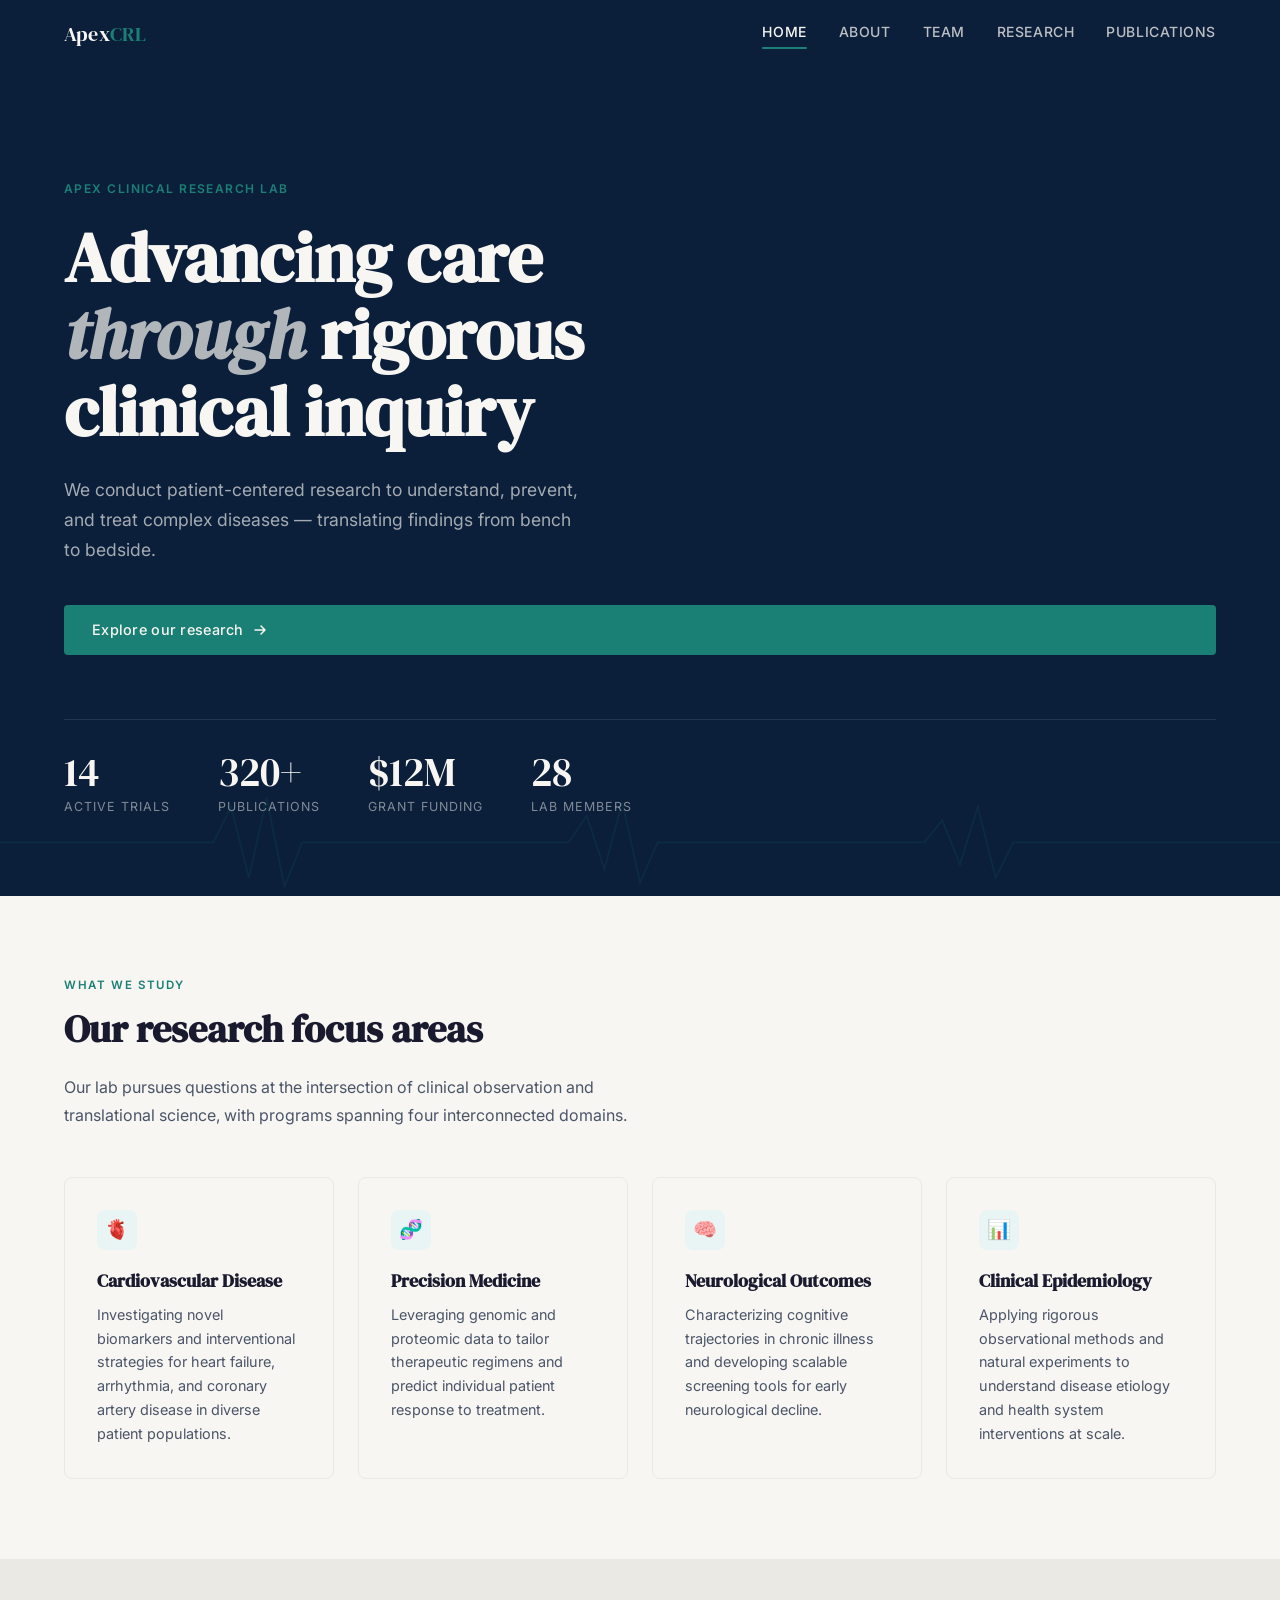
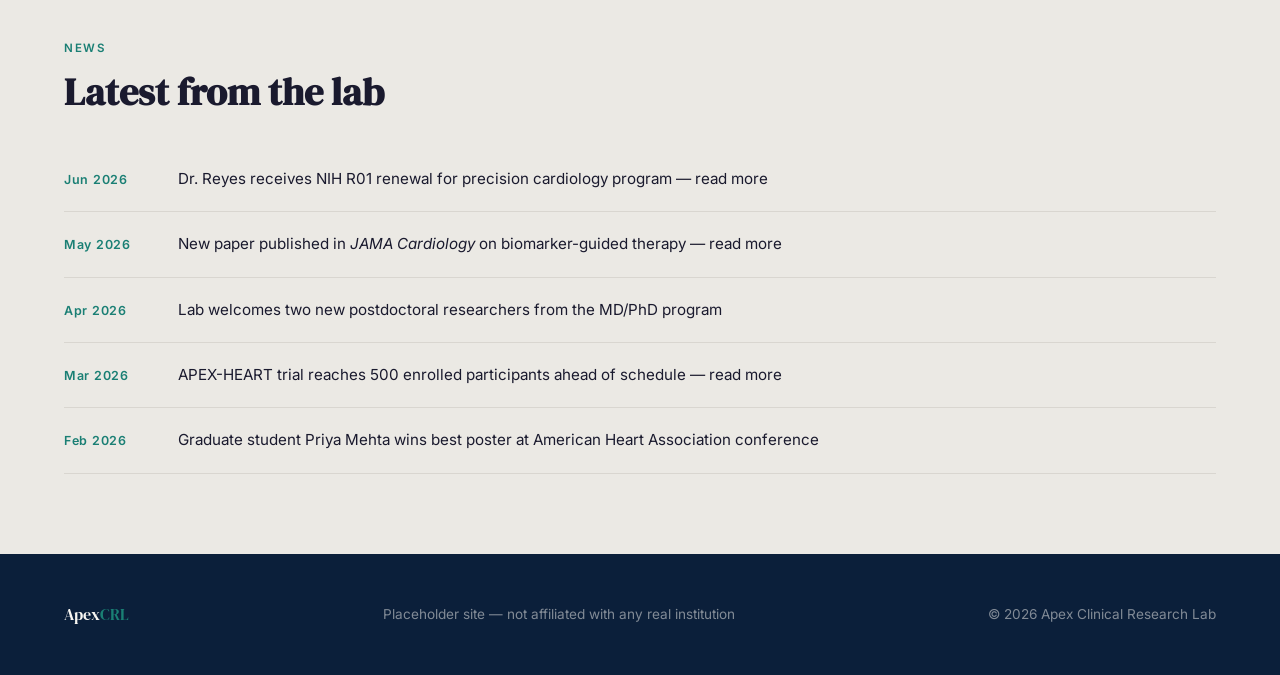
<file: index.html>
<!DOCTYPE html>
<html lang="en">
<head>
  <meta charset="UTF-8" />
  <meta name="viewport" content="width=device-width, initial-scale=1.0" />
  <title>Apex Clinical Research Lab</title>
  <link rel="stylesheet" href="css/style.css" />
</head>
<body>

  <!-- ── Navigation ── -->
  <nav>
    <a href="index.html" class="nav-logo">Apex<span>CRL</span></a>
    <ul class="nav-links">
      <li><a href="index.html">Home</a></li>
      <li><a href="about.html">About</a></li>
      <li><a href="team.html">Team</a></li>
      <li><a href="research.html">Research</a></li>
      <li><a href="publications.html">Publications</a></li>
    </ul>
    <div class="nav-hamburger" aria-label="Menu">
      <span></span><span></span><span></span>
    </div>
  </nav>

  <main>

    <!-- ── Hero ── -->
    <section class="hero">
      <p class="hero-eyebrow">Apex Clinical Research Lab</p>
      <h1>Advancing care <em>through</em> rigorous clinical inquiry</h1>
      <p class="hero-sub">
        We conduct patient-centered research to understand, prevent, and treat
        complex diseases — translating findings from bench to bedside.
      </p>
      <a href="research.html" class="hero-cta">
        Explore our research
        <svg width="16" height="16" viewBox="0 0 16 16" fill="none"><path d="M3 8h10M9 4l4 4-4 4" stroke="currentColor" stroke-width="1.5" stroke-linecap="round" stroke-linejoin="round"/></svg>
      </a>
      <div class="hero-stats">
        <div>
          <div class="hero-stat-num">14</div>
          <div class="hero-stat-label">Active trials</div>
        </div>
        <div>
          <div class="hero-stat-num">320+</div>
          <div class="hero-stat-label">Publications</div>
        </div>
        <div>
          <div class="hero-stat-num">$12M</div>
          <div class="hero-stat-label">Grant funding</div>
        </div>
        <div>
          <div class="hero-stat-num">28</div>
          <div class="hero-stat-label">Lab members</div>
        </div>
      </div>

      <!-- EKG decorative line -->
      <svg class="hero-ekg" viewBox="0 0 1440 120" fill="none" xmlns="http://www.w3.org/2000/svg" preserveAspectRatio="none">
        <path d="M0 60 L200 60 L240 60 L260 20 L280 100 L300 10 L320 110 L340 60 L380 60 L600 60 L640 60 L660 30 L680 90 L700 15 L720 105 L740 60 L800 60 L1000 60 L1040 60 L1060 35 L1080 85 L1100 20 L1120 100 L1140 60 L1200 60 L1440 60"
          stroke="#1A7F74" stroke-width="2" fill="none"/>
      </svg>
    </section>

    <!-- ── Focus Areas ── -->
    <section class="section">
      <p class="section-label">What we study</p>
      <h2 class="section-heading">Our research focus areas</h2>
      <p class="section-body">
        Our lab pursues questions at the intersection of clinical observation and
        translational science, with programs spanning four interconnected domains.
      </p>
      <div class="focus-grid">
        <div class="focus-card">
          <div class="focus-icon">🫀</div>
          <h3>Cardiovascular Disease</h3>
          <p>Investigating novel biomarkers and interventional strategies for heart failure, arrhythmia, and coronary artery disease in diverse patient populations.</p>
        </div>
        <div class="focus-card">
          <div class="focus-icon">🧬</div>
          <h3>Precision Medicine</h3>
          <p>Leveraging genomic and proteomic data to tailor therapeutic regimens and predict individual patient response to treatment.</p>
        </div>
        <div class="focus-card">
          <div class="focus-icon">🧠</div>
          <h3>Neurological Outcomes</h3>
          <p>Characterizing cognitive trajectories in chronic illness and developing scalable screening tools for early neurological decline.</p>
        </div>
        <div class="focus-card">
          <div class="focus-icon">📊</div>
          <h3>Clinical Epidemiology</h3>
          <p>Applying rigorous observational methods and natural experiments to understand disease etiology and health system interventions at scale.</p>
        </div>
      </div>
    </section>

    <!-- ── Latest News ── -->
    <section class="section news-strip bg-mist">
      <p class="section-label">News</p>
      <h2 class="section-heading">Latest from the lab</h2>
      <div class="news-list">
        <div class="news-item">
          <span class="news-date">Jun 2026</span>
          <span class="news-title">Dr. Reyes receives NIH R01 renewal for precision cardiology program — <a href="#">read more</a></span>
        </div>
        <div class="news-item">
          <span class="news-date">May 2026</span>
          <span class="news-title">New paper published in <em>JAMA Cardiology</em> on biomarker-guided therapy — <a href="#">read more</a></span>
        </div>
        <div class="news-item">
          <span class="news-date">Apr 2026</span>
          <span class="news-title">Lab welcomes two new postdoctoral researchers from the MD/PhD program</span>
        </div>
        <div class="news-item">
          <span class="news-date">Mar 2026</span>
          <span class="news-title">APEX-HEART trial reaches 500 enrolled participants ahead of schedule — <a href="#">read more</a></span>
        </div>
        <div class="news-item">
          <span class="news-date">Feb 2026</span>
          <span class="news-title">Graduate student Priya Mehta wins best poster at American Heart Association conference</span>
        </div>
      </div>
    </section>

  </main>

  <!-- ── Footer ── -->
  <footer>
    <div class="foot-logo">Apex<span>CRL</span></div>
    <div>Placeholder site — not affiliated with any real institution</div>
    <div>© 2026 Apex Clinical Research Lab</div>
  </footer>

  <script src="js/nav.js"></script>
</body>
</html>
</file>
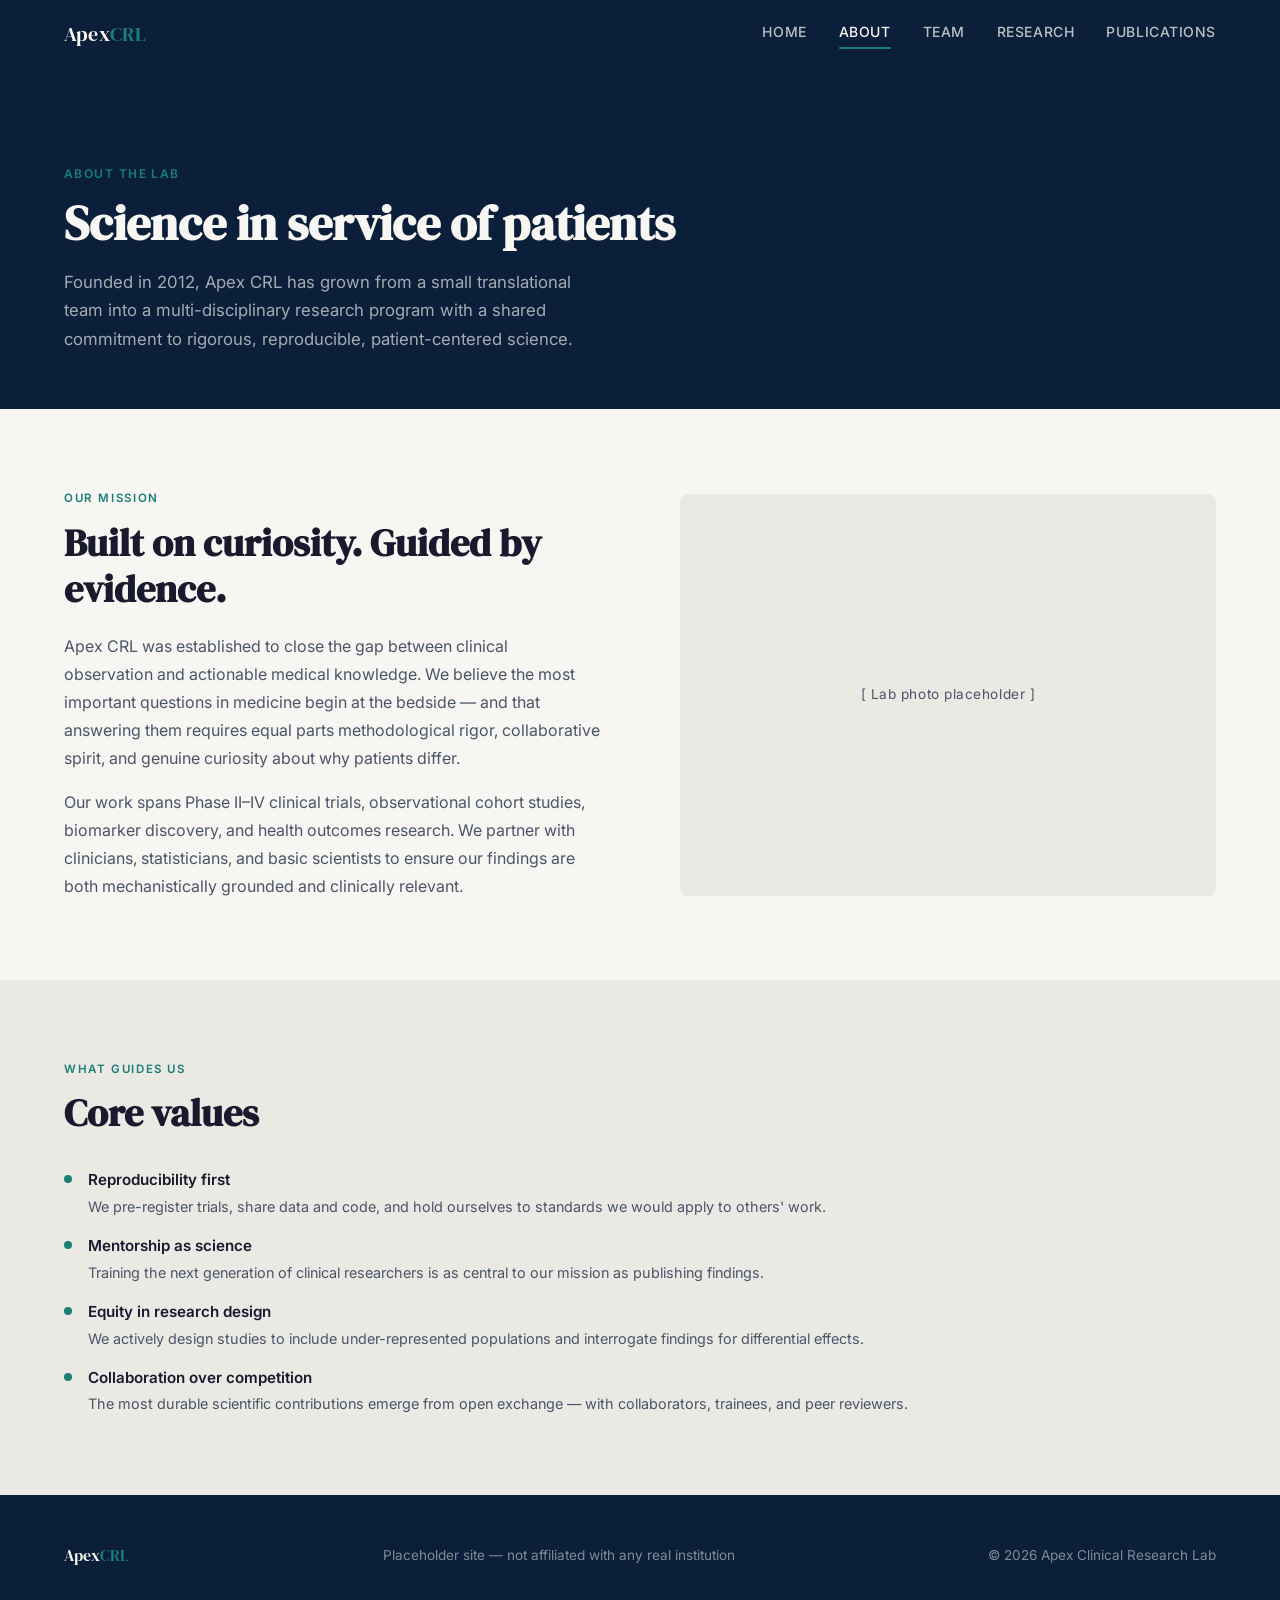
<file: about.html>
<!DOCTYPE html>
<html lang="en">
<head>
  <meta charset="UTF-8" />
  <meta name="viewport" content="width=device-width, initial-scale=1.0" />
  <title>About — Apex Clinical Research Lab</title>
  <link rel="stylesheet" href="css/style.css" />
</head>
<body>

  <nav>
    <a href="index.html" class="nav-logo">Apex<span>CRL</span></a>
    <ul class="nav-links">
      <li><a href="index.html">Home</a></li>
      <li><a href="about.html">About</a></li>
      <li><a href="team.html">Team</a></li>
      <li><a href="research.html">Research</a></li>
      <li><a href="publications.html">Publications</a></li>
    </ul>
    <div class="nav-hamburger" aria-label="Menu">
      <span></span><span></span><span></span>
    </div>
  </nav>

  <main>

    <div class="page-hero">
      <p class="eyebrow">About the lab</p>
      <h1>Science in service of patients</h1>
      <p>
        Founded in 2012, Apex CRL has grown from a small translational team into a
        multi-disciplinary research program with a shared commitment to rigorous,
        reproducible, patient-centered science.
      </p>
    </div>

    <!-- ── Mission ── -->
    <section class="section">
      <div class="about-grid">
        <div>
          <p class="section-label">Our mission</p>
          <h2 class="section-heading">Built on curiosity. Guided by evidence.</h2>
          <p class="section-body">
            Apex CRL was established to close the gap between clinical observation and
            actionable medical knowledge. We believe the most important questions in
            medicine begin at the bedside — and that answering them requires equal
            parts methodological rigor, collaborative spirit, and genuine curiosity
            about why patients differ.
          </p>
          <p class="section-body mt-sm">
            Our work spans Phase II–IV clinical trials, observational cohort studies,
            biomarker discovery, and health outcomes research. We partner with
            clinicians, statisticians, and basic scientists to ensure our findings
            are both mechanistically grounded and clinically relevant.
          </p>
        </div>
        <div class="about-img-placeholder">[ Lab photo placeholder ]</div>
      </div>
    </section>

    <!-- ── Values ── -->
    <section class="section bg-mist">
      <p class="section-label">What guides us</p>
      <h2 class="section-heading">Core values</h2>
      <div class="value-list">
        <div class="value-item">
          <div class="value-dot"></div>
          <div>
            <strong>Reproducibility first</strong>
            <p>We pre-register trials, share data and code, and hold ourselves to standards we would apply to others' work.</p>
          </div>
        </div>
        <div class="value-item">
          <div class="value-dot"></div>
          <div>
            <strong>Mentorship as science</strong>
            <p>Training the next generation of clinical researchers is as central to our mission as publishing findings.</p>
          </div>
        </div>
        <div class="value-item">
          <div class="value-dot"></div>
          <div>
            <strong>Equity in research design</strong>
            <p>We actively design studies to include under-represented populations and interrogate findings for differential effects.</p>
          </div>
        </div>
        <div class="value-item">
          <div class="value-dot"></div>
          <div>
            <strong>Collaboration over competition</strong>
            <p>The most durable scientific contributions emerge from open exchange — with collaborators, trainees, and peer reviewers.</p>
          </div>
        </div>
      </div>
    </section>

    <!-- ── History ── -->
    <section class="section" style="display:none;">
      <p class="section-label">Timeline</p>
      <h2 class="section-heading">How we got here</h2>
      <div class="value-list mt-md">
        <div class="value-item">
          <div class="value-dot"></div>
          <div>
            <strong>2012 — Lab founded</strong>
            <p>Dr. M. Reyes establishes Apex CRL with a focus on cardiovascular biomarkers and a team of four.</p>
          </div>
        </div>
        <div class="value-item">
          <div class="value-dot"></div>
          <div>
            <strong>2015 — First NIH R01</strong>
            <p>Landmark funding enables the APEX-HEART cohort study, enrolling 1,200 patients over three years.</p>
          </div>
        </div>
        <div class="value-item">
          <div class="value-dot"></div>
          <div>
            <strong>2018 — Precision medicine expansion</strong>
            <p>New genomics core and biobank infrastructure allow integration of multi-omics data into clinical studies.</p>
          </div>
        </div>
        <div class="value-item">
          <div class="value-dot"></div>
          <div>
            <strong>2022 — Neurology program launch</strong>
            <p>Collaboration with the Department of Neurology inaugurates a cross-disciplinary cognitive outcomes research program.</p>
          </div>
        </div>
        <div class="value-item">
          <div class="value-dot"></div>
          <div>
            <strong>2026 — Today</strong>
            <p>28 lab members, 14 active studies, and over 320 peer-reviewed publications.</p>
          </div>
        </div>
      </div>
    </section>

  </main>

  <footer>
    <div class="foot-logo">Apex<span>CRL</span></div>
    <div>Placeholder site — not affiliated with any real institution</div>
    <div>© 2026 Apex Clinical Research Lab</div>
  </footer>

  <script src="js/nav.js"></script>
</body>
</html>
</file>
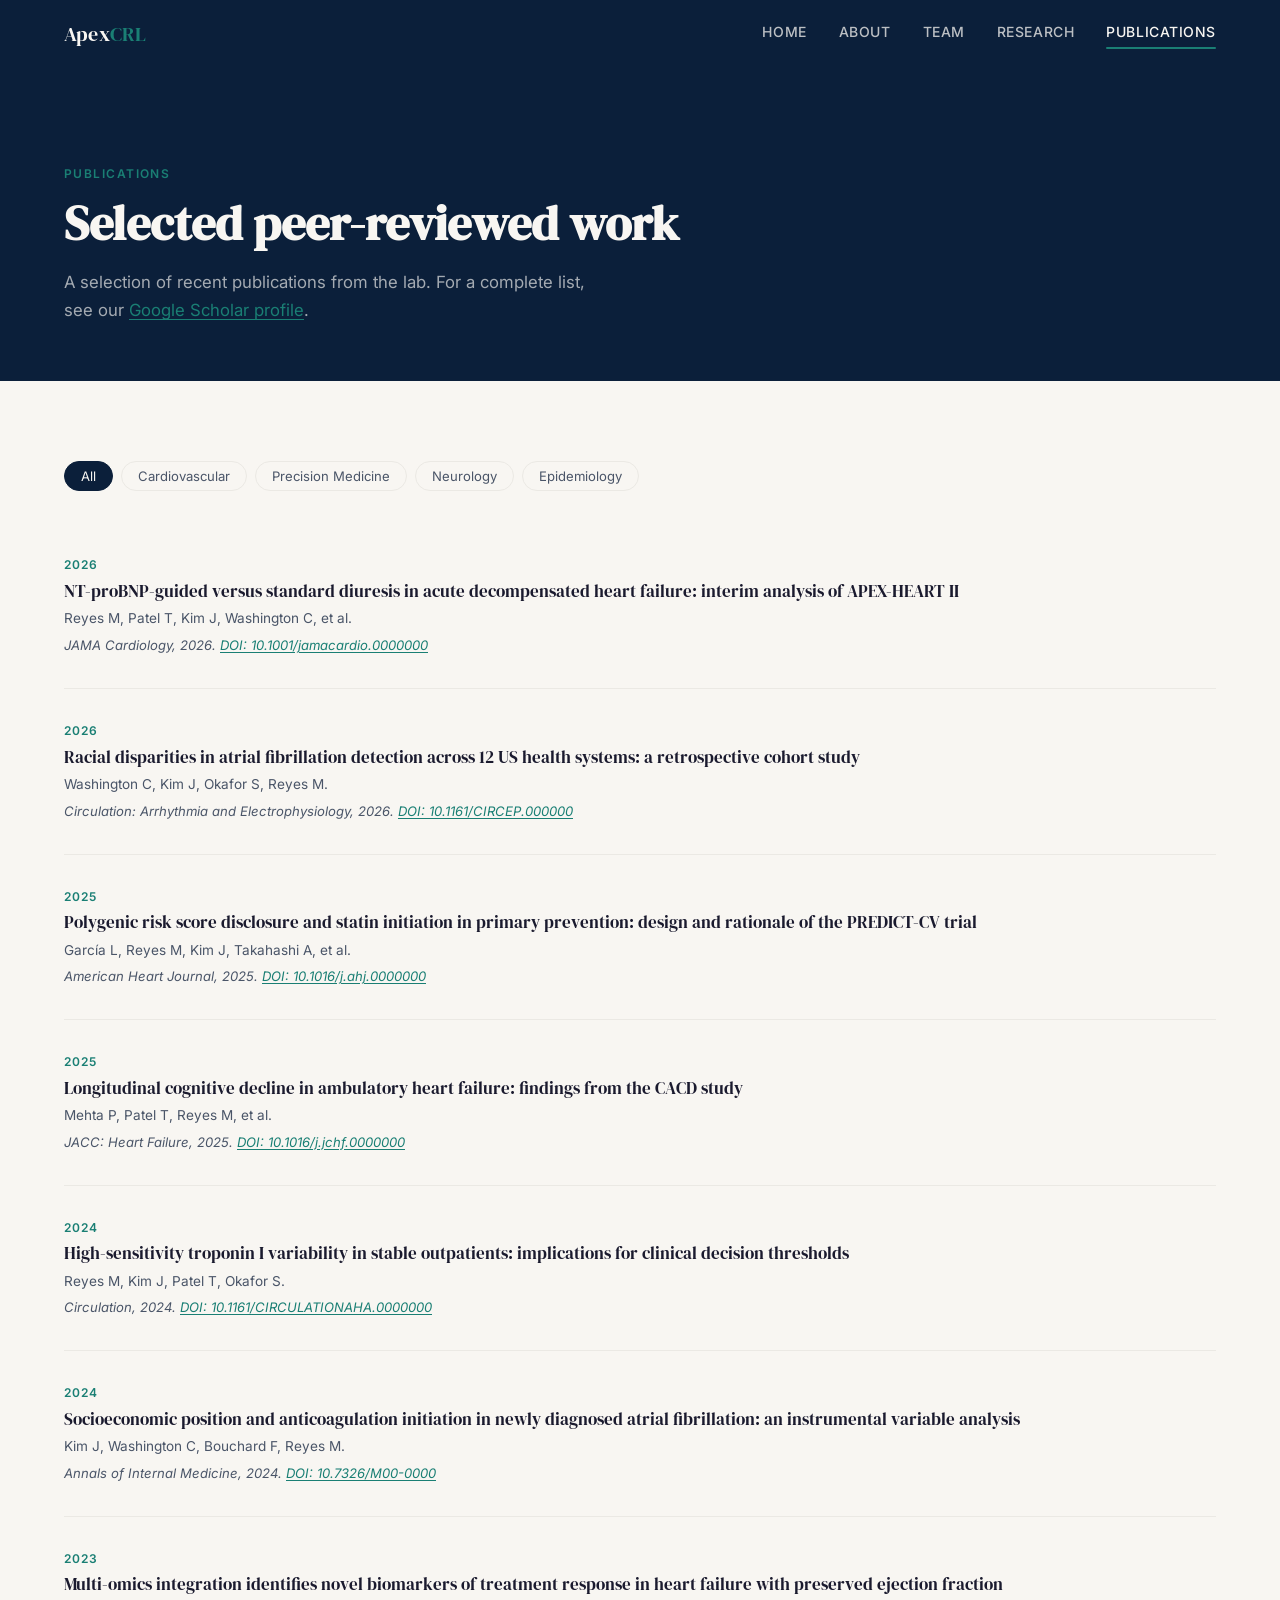
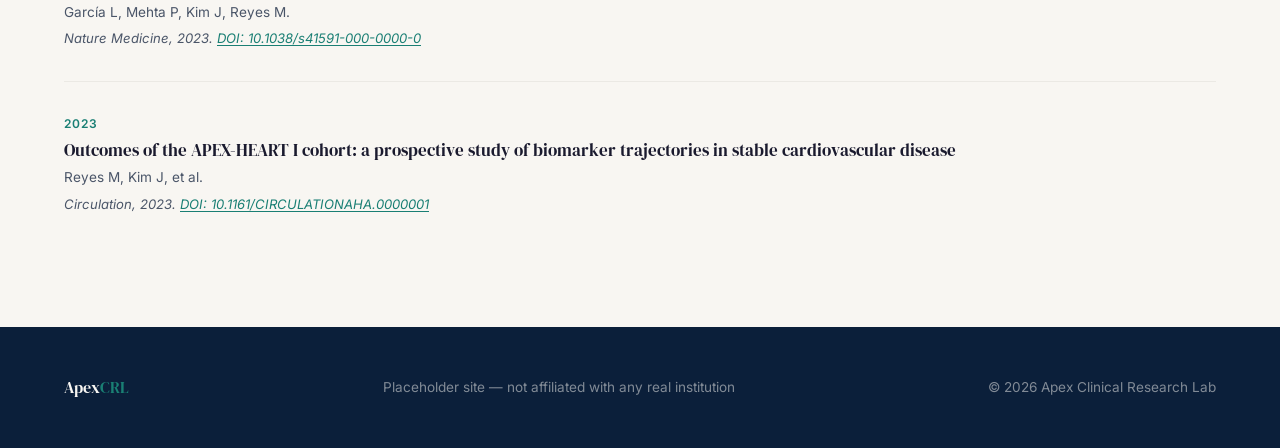
<file: publications.html>
<!DOCTYPE html>
<html lang="en">
<head>
  <meta charset="UTF-8" />
  <meta name="viewport" content="width=device-width, initial-scale=1.0" />
  <title>Publications — Apex Clinical Research Lab</title>
  <link rel="stylesheet" href="css/style.css" />
</head>
<body>

  <nav>
    <a href="index.html" class="nav-logo">Apex<span>CRL</span></a>
    <ul class="nav-links">
      <li><a href="index.html">Home</a></li>
      <li><a href="about.html">About</a></li>
      <li><a href="team.html">Team</a></li>
      <li><a href="research.html">Research</a></li>
      <li><a href="publications.html">Publications</a></li>
    </ul>
    <div class="nav-hamburger" aria-label="Menu">
      <span></span><span></span><span></span>
    </div>
  </nav>

  <main>

    <div class="page-hero">
      <p class="eyebrow">Publications</p>
      <h1>Selected peer-reviewed work</h1>
      <p>
        A selection of recent publications from the lab. For a complete list,
        see our <a href="#" style="color:var(--teal);text-decoration:underline;text-underline-offset:3px;">Google Scholar profile</a>.
      </p>
    </div>

    <section class="section">

      <div class="pub-filters">
        <button class="pub-filter-btn active" data-filter="all">All</button>
        <button class="pub-filter-btn" data-filter="cv">Cardiovascular</button>
        <button class="pub-filter-btn" data-filter="pm">Precision Medicine</button>
        <button class="pub-filter-btn" data-filter="neuro">Neurology</button>
        <button class="pub-filter-btn" data-filter="epi">Epidemiology</button>
      </div>

      <div class="pub-list">

        <div class="pub-item" data-category="cv">
          <div class="pub-year">2026</div>
          <div class="pub-title">NT-proBNP-guided versus standard diuresis in acute decompensated heart failure: interim analysis of APEX-HEART II</div>
          <div class="pub-authors">Reyes M, Patel T, Kim J, Washington C, et al.</div>
          <div class="pub-journal"><em>JAMA Cardiology</em>, 2026. <a href="#">DOI: 10.1001/jamacardio.0000000</a></div>
        </div>

        <div class="pub-item" data-category="epi">
          <div class="pub-year">2026</div>
          <div class="pub-title">Racial disparities in atrial fibrillation detection across 12 US health systems: a retrospective cohort study</div>
          <div class="pub-authors">Washington C, Kim J, Okafor S, Reyes M.</div>
          <div class="pub-journal"><em>Circulation: Arrhythmia and Electrophysiology</em>, 2026. <a href="#">DOI: 10.1161/CIRCEP.000000</a></div>
        </div>

        <div class="pub-item" data-category="pm">
          <div class="pub-year">2025</div>
          <div class="pub-title">Polygenic risk score disclosure and statin initiation in primary prevention: design and rationale of the PREDICT-CV trial</div>
          <div class="pub-authors">García L, Reyes M, Kim J, Takahashi A, et al.</div>
          <div class="pub-journal"><em>American Heart Journal</em>, 2025. <a href="#">DOI: 10.1016/j.ahj.0000000</a></div>
        </div>

        <div class="pub-item" data-category="neuro">
          <div class="pub-year">2025</div>
          <div class="pub-title">Longitudinal cognitive decline in ambulatory heart failure: findings from the CACD study</div>
          <div class="pub-authors">Mehta P, Patel T, Reyes M, et al.</div>
          <div class="pub-journal"><em>JACC: Heart Failure</em>, 2025. <a href="#">DOI: 10.1016/j.jchf.0000000</a></div>
        </div>

        <div class="pub-item" data-category="cv">
          <div class="pub-year">2024</div>
          <div class="pub-title">High-sensitivity troponin I variability in stable outpatients: implications for clinical decision thresholds</div>
          <div class="pub-authors">Reyes M, Kim J, Patel T, Okafor S.</div>
          <div class="pub-journal"><em>Circulation</em>, 2024. <a href="#">DOI: 10.1161/CIRCULATIONAHA.0000000</a></div>
        </div>

        <div class="pub-item" data-category="epi">
          <div class="pub-year">2024</div>
          <div class="pub-title">Socioeconomic position and anticoagulation initiation in newly diagnosed atrial fibrillation: an instrumental variable analysis</div>
          <div class="pub-authors">Kim J, Washington C, Bouchard F, Reyes M.</div>
          <div class="pub-journal"><em>Annals of Internal Medicine</em>, 2024. <a href="#">DOI: 10.7326/M00-0000</a></div>
        </div>

        <div class="pub-item" data-category="pm">
          <div class="pub-year">2023</div>
          <div class="pub-title">Multi-omics integration identifies novel biomarkers of treatment response in heart failure with preserved ejection fraction</div>
          <div class="pub-authors">García L, Mehta P, Kim J, Reyes M.</div>
          <div class="pub-journal"><em>Nature Medicine</em>, 2023. <a href="#">DOI: 10.1038/s41591-000-0000-0</a></div>
        </div>

        <div class="pub-item" data-category="cv">
          <div class="pub-year">2023</div>
          <div class="pub-title">Outcomes of the APEX-HEART I cohort: a prospective study of biomarker trajectories in stable cardiovascular disease</div>
          <div class="pub-authors">Reyes M, Kim J, et al.</div>
          <div class="pub-journal"><em>Circulation</em>, 2023. <a href="#">DOI: 10.1161/CIRCULATIONAHA.0000001</a></div>
        </div>

      </div>
    </section>

  </main>

  <footer>
    <div class="foot-logo">Apex<span>CRL</span></div>
    <div>Placeholder site — not affiliated with any real institution</div>
    <div>© 2026 Apex Clinical Research Lab</div>
  </footer>

  <script src="js/nav.js"></script>
  <script>
    // Publication filter
    const filterBtns = document.querySelectorAll('.pub-filter-btn');
    const pubItems   = document.querySelectorAll('.pub-item');

    filterBtns.forEach(btn => {
      btn.addEventListener('click', () => {
        filterBtns.forEach(b => b.classList.remove('active'));
        btn.classList.add('active');

        const f = btn.dataset.filter;
        pubItems.forEach(item => {
          item.style.display = (f === 'all' || item.dataset.category === f) ? '' : 'none';
        });
      });
    });
  </script>
</body>
</html>
</file>
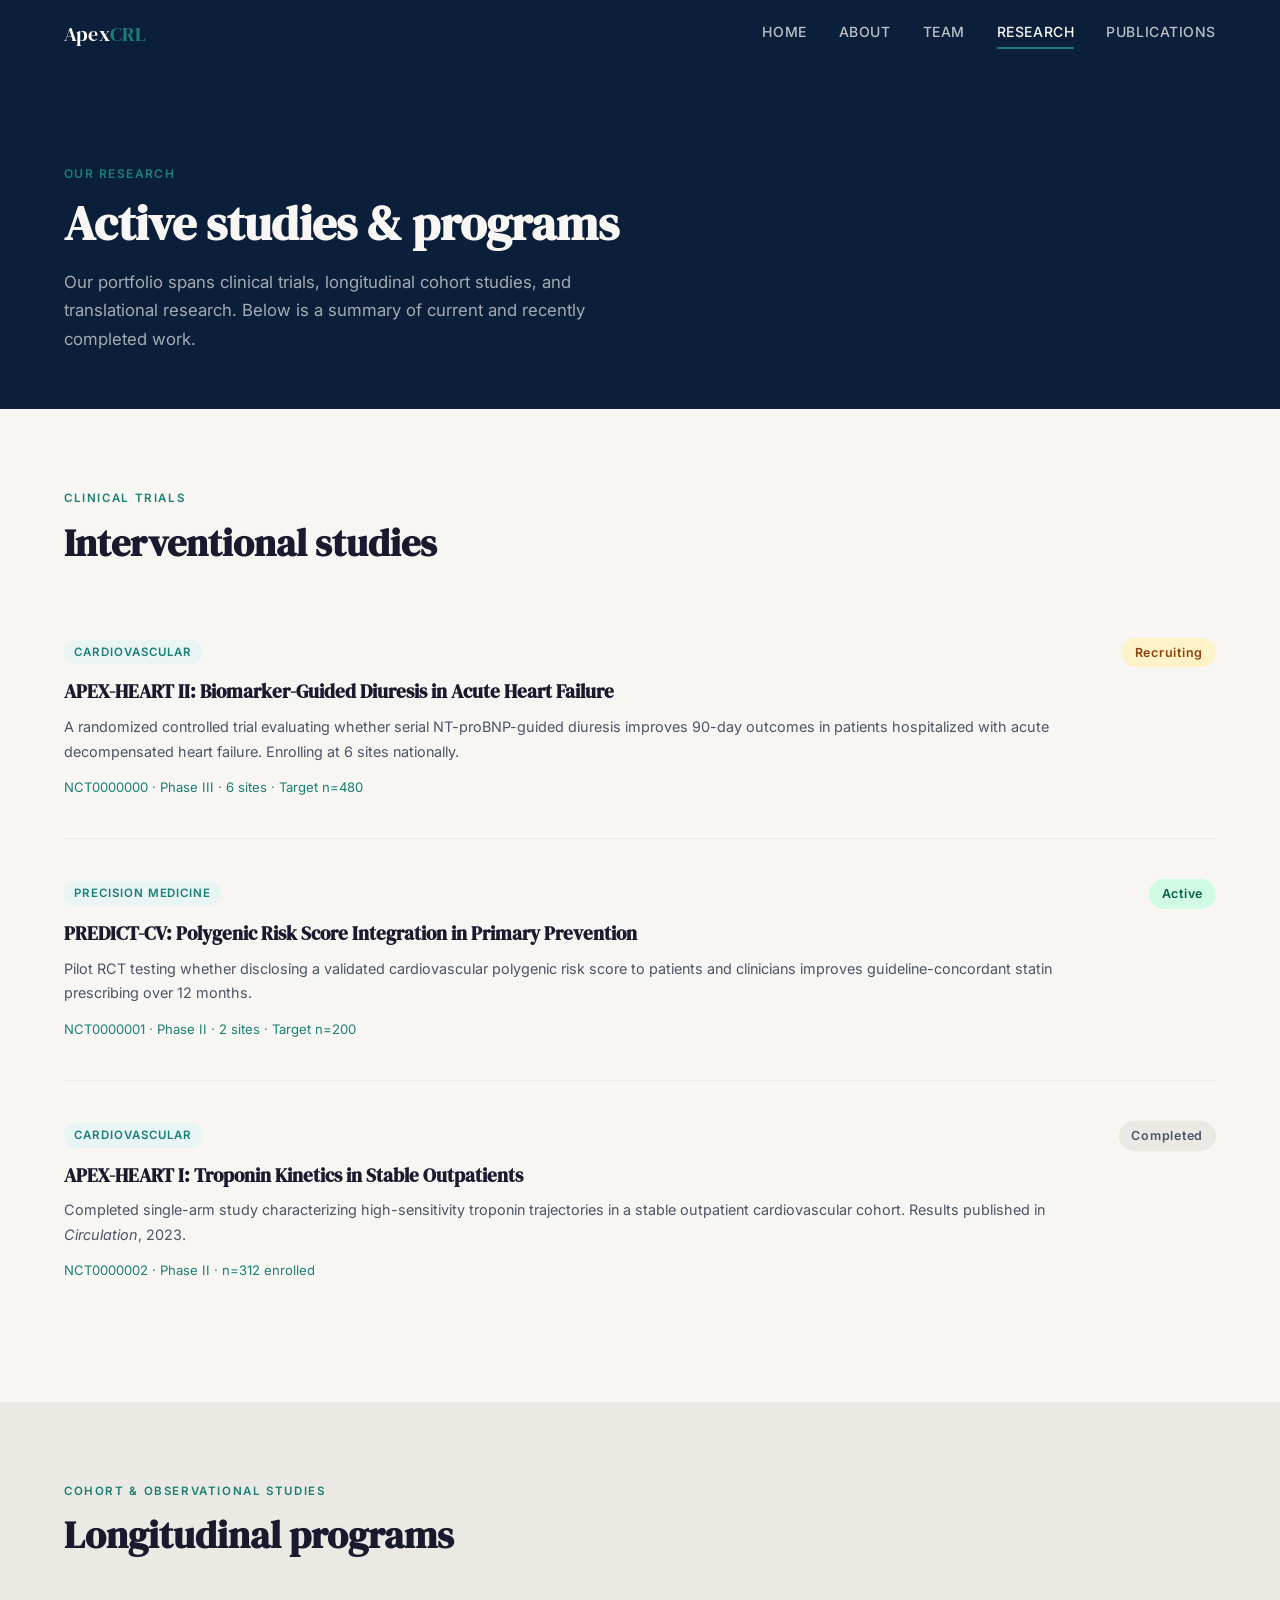
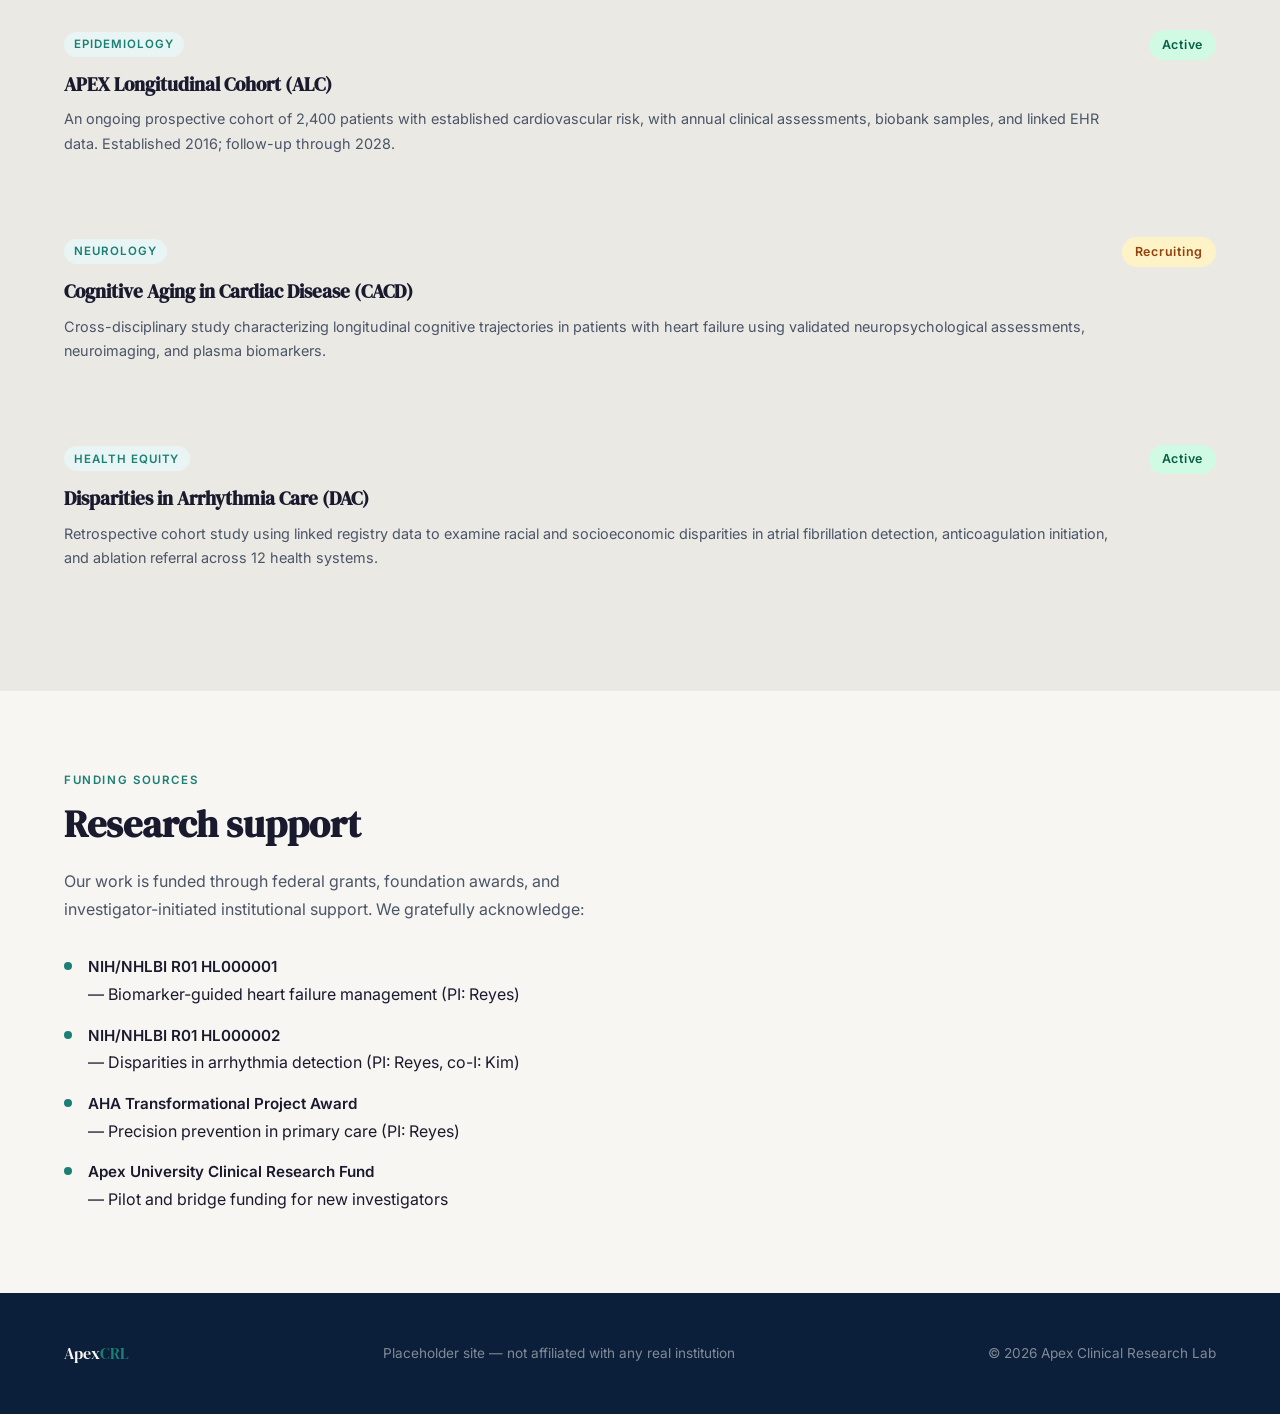
<file: research.html>
<!DOCTYPE html>
<html lang="en">
<head>
  <meta charset="UTF-8" />
  <meta name="viewport" content="width=device-width, initial-scale=1.0" />
  <title>Research — Apex Clinical Research Lab</title>
  <link rel="stylesheet" href="css/style.css" />
</head>
<body>

  <nav>
    <a href="index.html" class="nav-logo">Apex<span>CRL</span></a>
    <ul class="nav-links">
      <li><a href="index.html">Home</a></li>
      <li><a href="about.html">About</a></li>
      <li><a href="team.html">Team</a></li>
      <li><a href="research.html">Research</a></li>
      <li><a href="publications.html">Publications</a></li>
    </ul>
    <div class="nav-hamburger" aria-label="Menu">
      <span></span><span></span><span></span>
    </div>
  </nav>

  <main>

    <div class="page-hero">
      <p class="eyebrow">Our research</p>
      <h1>Active studies &amp; programs</h1>
      <p>
        Our portfolio spans clinical trials, longitudinal cohort studies, and
        translational research. Below is a summary of current and recently
        completed work.
      </p>
    </div>

    <!-- ── Active Trials ── -->
    <section class="section">
      <p class="section-label">Clinical trials</p>
      <h2 class="section-heading">Interventional studies</h2>

      <div style="margin-top:2rem;">

        <div class="research-item">
          <div>
            <span class="research-tag">Cardiovascular</span>
            <h3>APEX-HEART II: Biomarker-Guided Diuresis in Acute Heart Failure</h3>
            <p>A randomized controlled trial evaluating whether serial NT-proBNP-guided diuresis improves 90-day outcomes in patients hospitalized with acute decompensated heart failure. Enrolling at 6 sites nationally.</p>
            <p style="font-size:0.82rem;color:var(--teal);margin-top:0.75rem;">NCT0000000 · Phase III · 6 sites · Target n=480</p>
          </div>
          <span class="research-status status-recruiting">Recruiting</span>
        </div>

        <div class="research-item">
          <div>
            <span class="research-tag">Precision Medicine</span>
            <h3>PREDICT-CV: Polygenic Risk Score Integration in Primary Prevention</h3>
            <p>Pilot RCT testing whether disclosing a validated cardiovascular polygenic risk score to patients and clinicians improves guideline-concordant statin prescribing over 12 months.</p>
            <p style="font-size:0.82rem;color:var(--teal);margin-top:0.75rem;">NCT0000001 · Phase II · 2 sites · Target n=200</p>
          </div>
          <span class="research-status status-active">Active</span>
        </div>

        <div class="research-item">
          <div>
            <span class="research-tag">Cardiovascular</span>
            <h3>APEX-HEART I: Troponin Kinetics in Stable Outpatients</h3>
            <p>Completed single-arm study characterizing high-sensitivity troponin trajectories in a stable outpatient cardiovascular cohort. Results published in <em>Circulation</em>, 2023.</p>
            <p style="font-size:0.82rem;color:var(--teal);margin-top:0.75rem;">NCT0000002 · Phase II · n=312 enrolled</p>
          </div>
          <span class="research-status status-completed">Completed</span>
        </div>

      </div>
    </section>

    <!-- ── Observational Studies ── -->
    <section class="section bg-mist">
      <p class="section-label">Cohort &amp; observational studies</p>
      <h2 class="section-heading">Longitudinal programs</h2>

      <div style="margin-top:2rem;">

        <div class="research-item">
          <div>
            <span class="research-tag">Epidemiology</span>
            <h3>APEX Longitudinal Cohort (ALC)</h3>
            <p>An ongoing prospective cohort of 2,400 patients with established cardiovascular risk, with annual clinical assessments, biobank samples, and linked EHR data. Established 2016; follow-up through 2028.</p>
          </div>
          <span class="research-status status-active">Active</span>
        </div>

        <div class="research-item">
          <div>
            <span class="research-tag">Neurology</span>
            <h3>Cognitive Aging in Cardiac Disease (CACD)</h3>
            <p>Cross-disciplinary study characterizing longitudinal cognitive trajectories in patients with heart failure using validated neuropsychological assessments, neuroimaging, and plasma biomarkers.</p>
          </div>
          <span class="research-status status-recruiting">Recruiting</span>
        </div>

        <div class="research-item">
          <div>
            <span class="research-tag">Health Equity</span>
            <h3>Disparities in Arrhythmia Care (DAC)</h3>
            <p>Retrospective cohort study using linked registry data to examine racial and socioeconomic disparities in atrial fibrillation detection, anticoagulation initiation, and ablation referral across 12 health systems.</p>
          </div>
          <span class="research-status status-active">Active</span>
        </div>

      </div>
    </section>

    <!-- ── Funding ── -->
    <section class="section">
      <p class="section-label">Funding sources</p>
      <h2 class="section-heading">Research support</h2>
      <p class="section-body">
        Our work is funded through federal grants, foundation awards, and investigator-initiated
        institutional support. We gratefully acknowledge:
      </p>
      <div class="value-list mt-md">
        <div class="value-item">
          <div class="value-dot"></div>
          <div><strong>NIH/NHLBI R01 HL000001</strong> — Biomarker-guided heart failure management (PI: Reyes)</div>
        </div>
        <div class="value-item">
          <div class="value-dot"></div>
          <div><strong>NIH/NHLBI R01 HL000002</strong> — Disparities in arrhythmia detection (PI: Reyes, co-I: Kim)</div>
        </div>
        <div class="value-item">
          <div class="value-dot"></div>
          <div><strong>AHA Transformational Project Award</strong> — Precision prevention in primary care (PI: Reyes)</div>
        </div>
        <div class="value-item">
          <div class="value-dot"></div>
          <div><strong>Apex University Clinical Research Fund</strong> — Pilot and bridge funding for new investigators</div>
        </div>
      </div>
    </section>

  </main>

  <footer>
    <div class="foot-logo">Apex<span>CRL</span></div>
    <div>Placeholder site — not affiliated with any real institution</div>
    <div>© 2026 Apex Clinical Research Lab</div>
  </footer>

  <script src="js/nav.js"></script>
</body>
</html>
</file>
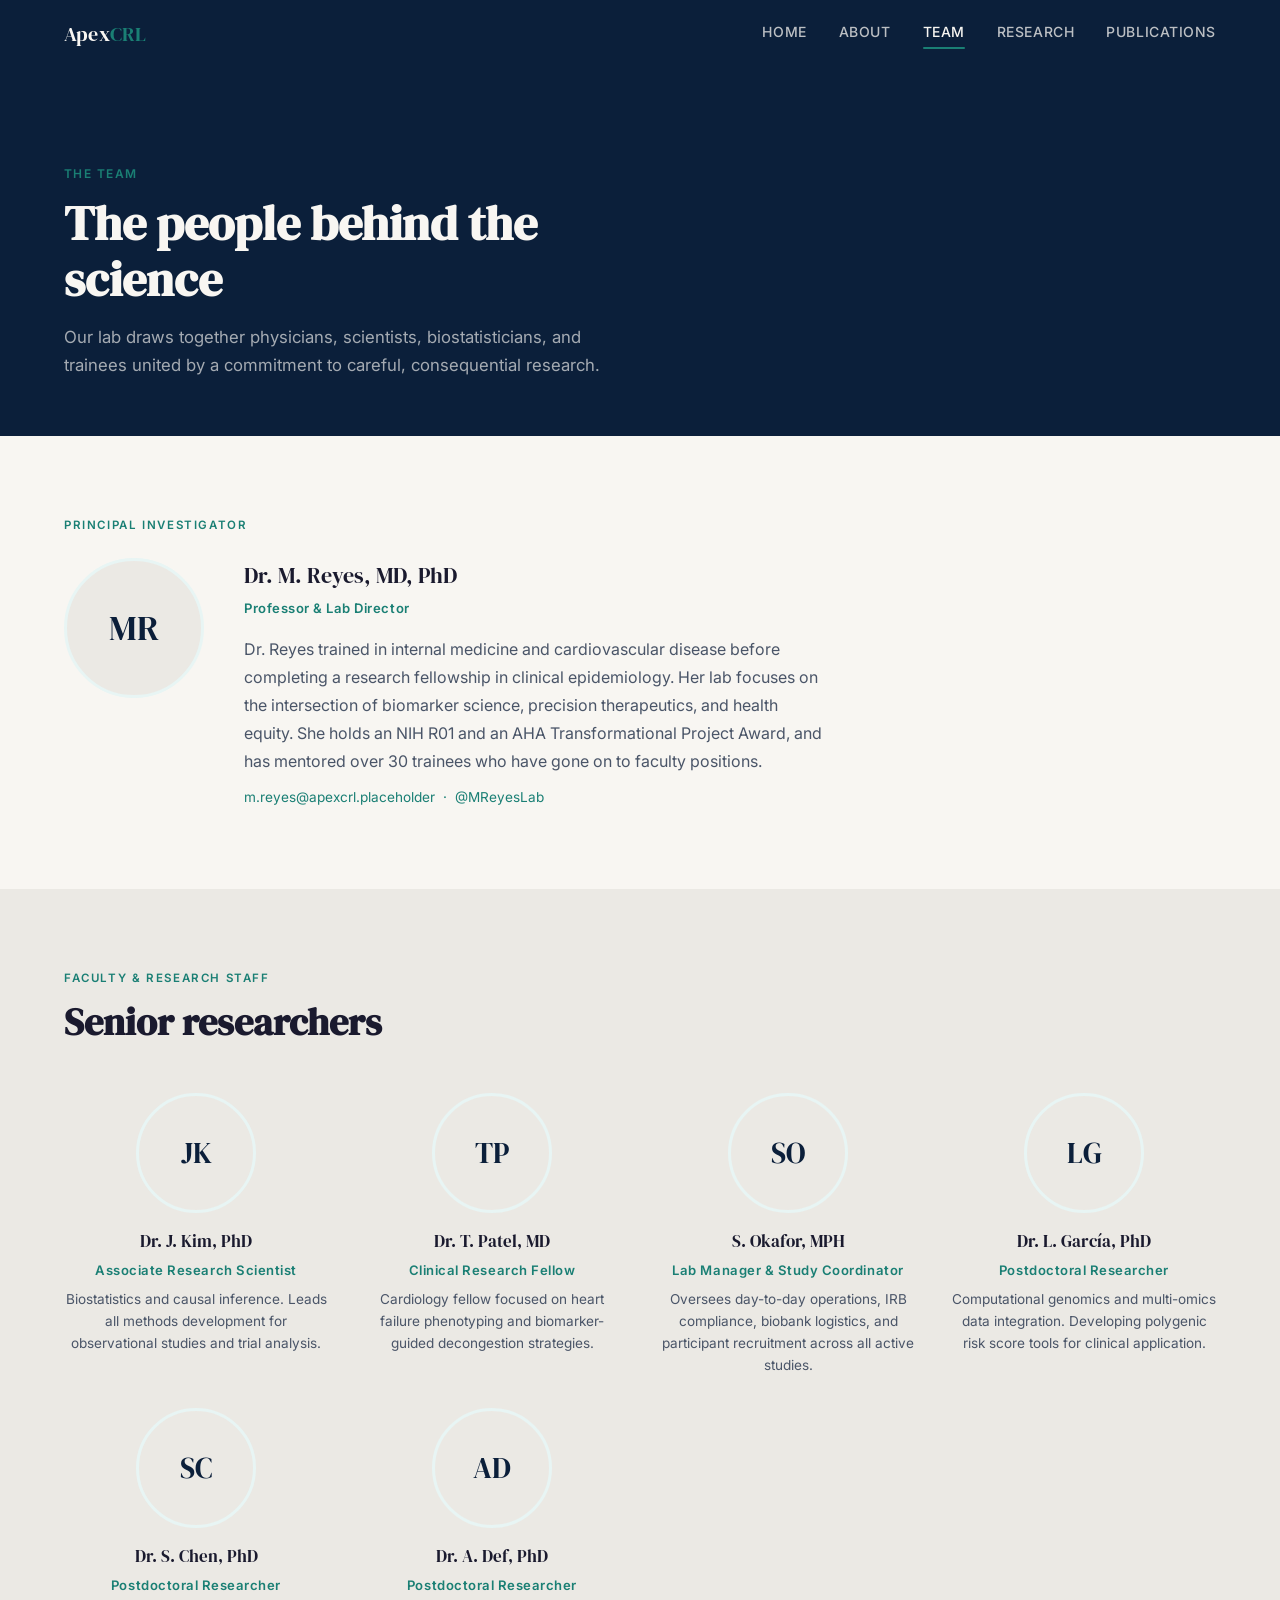
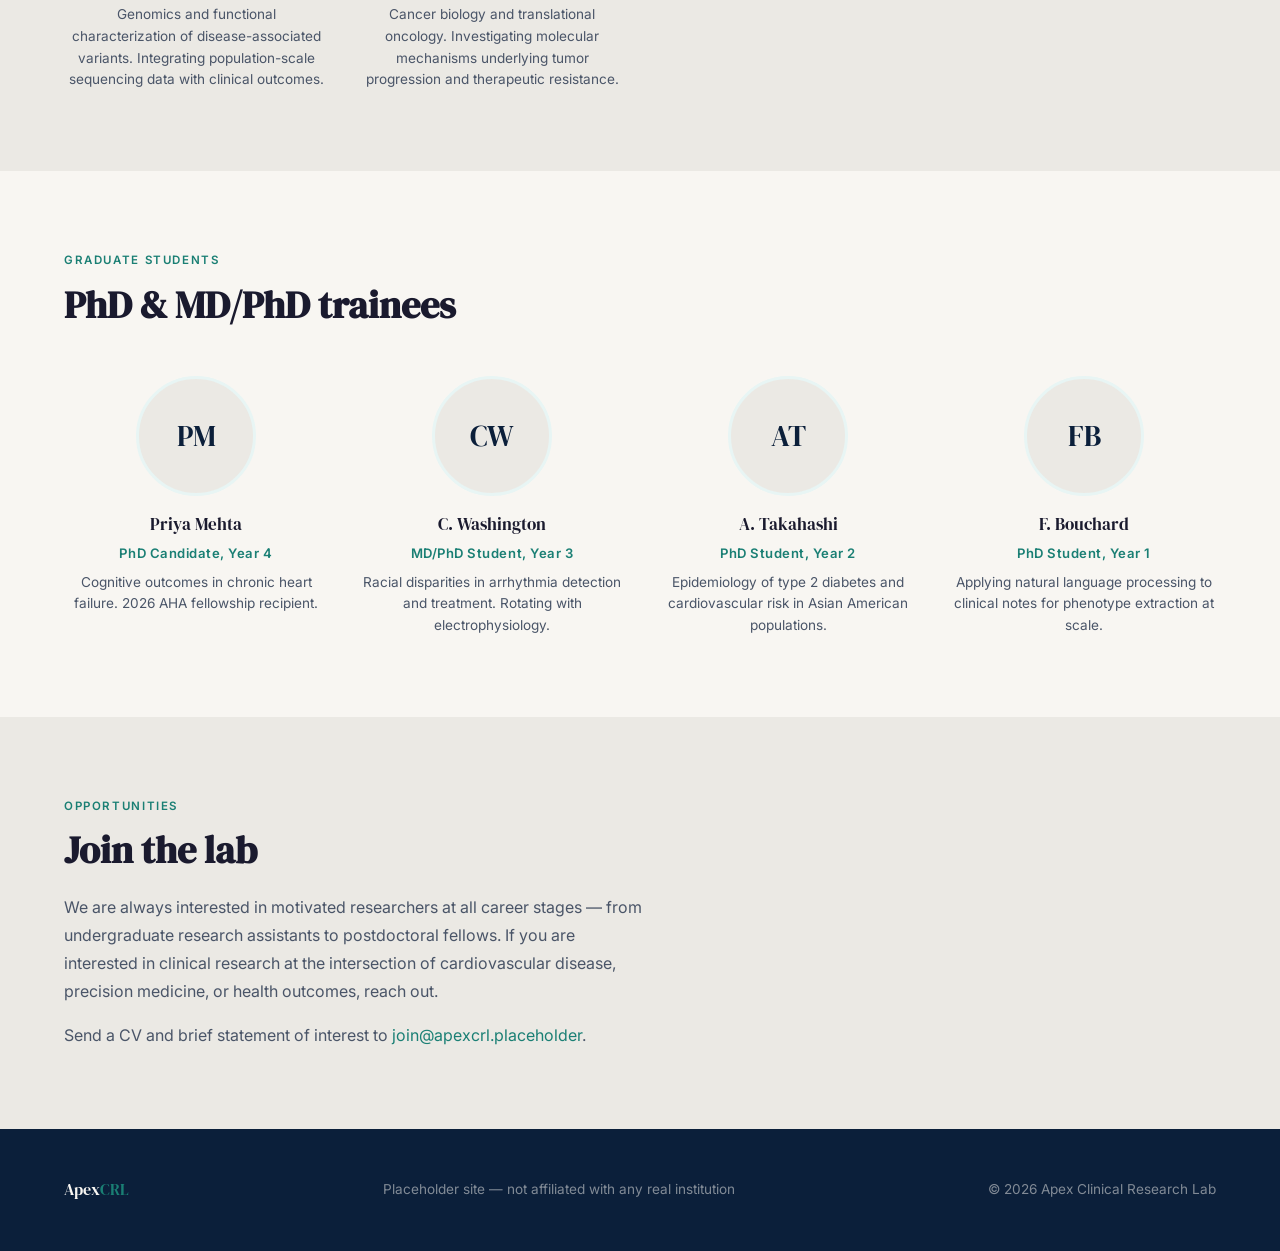
<file: team.html>
<!DOCTYPE html>
<html lang="en">
<head>
  <meta charset="UTF-8" />
  <meta name="viewport" content="width=device-width, initial-scale=1.0" />
  <title>Team — Apex Clinical Research Lab</title>
  <link rel="stylesheet" href="css/style.css" />
</head>
<body>

  <nav>
    <a href="index.html" class="nav-logo">Apex<span>CRL</span></a>
    <ul class="nav-links">
      <li><a href="index.html">Home</a></li>
      <li><a href="about.html">About</a></li>
      <li><a href="team.html">Team</a></li>
      <li><a href="research.html">Research</a></li>
      <li><a href="publications.html">Publications</a></li>
    </ul>
    <div class="nav-hamburger" aria-label="Menu">
      <span></span><span></span><span></span>
    </div>
  </nav>

  <main>

    <div class="page-hero">
      <p class="eyebrow">The team</p>
      <h1>The people behind the science</h1>
      <p>
        Our lab draws together physicians, scientists, biostatisticians, and trainees
        united by a commitment to careful, consequential research.
      </p>
    </div>

    <!-- ── Principal Investigator ── -->
    <section class="section">
      <p class="section-label">Principal Investigator</p>
      <div style="display:flex; gap:2.5rem; align-items:flex-start; flex-wrap:wrap; margin-top:1.5rem;">
        <div class="team-avatar" style="width:140px;height:140px;font-size:2.2rem;flex-shrink:0;">MR</div>
        <div style="flex:1;min-width:280px;">
          <div class="team-name" style="font-size:1.4rem;margin-bottom:0.25rem;">Dr. M. Reyes, MD, PhD</div>
          <div class="team-role">Professor &amp; Lab Director</div>
          <p class="section-body mt-sm">
            Dr. Reyes trained in internal medicine and cardiovascular disease before completing a research fellowship in clinical epidemiology. Her lab focuses on the intersection of biomarker science, precision therapeutics, and health equity. She holds an NIH R01 and an AHA Transformational Project Award, and has mentored over 30 trainees who have gone on to faculty positions.
          </p>
          <p style="margin-top:0.75rem;font-size:0.85rem;color:var(--teal);">
            m.reyes@apexcrl.placeholder &nbsp;·&nbsp; @MReyesLab
          </p>
        </div>
      </div>
    </section>

    <!-- ── Faculty & Staff ── -->
    <section class="section bg-mist">
      <p class="section-label">Faculty &amp; Research Staff</p>
      <h2 class="section-heading">Senior researchers</h2>
      <div class="team-grid">
        <div class="team-card">
          <div class="team-avatar">JK</div>
          <div class="team-name">Dr. J. Kim, PhD</div>
          <div class="team-role">Associate Research Scientist</div>
          <p class="team-bio">Biostatistics and causal inference. Leads all methods development for observational studies and trial analysis.</p>
        </div>
        <div class="team-card">
          <div class="team-avatar">TP</div>
          <div class="team-name">Dr. T. Patel, MD</div>
          <div class="team-role">Clinical Research Fellow</div>
          <p class="team-bio">Cardiology fellow focused on heart failure phenotyping and biomarker-guided decongestion strategies.</p>
        </div>
        <div class="team-card">
          <div class="team-avatar">SO</div>
          <div class="team-name">S. Okafor, MPH</div>
          <div class="team-role">Lab Manager &amp; Study Coordinator</div>
          <p class="team-bio">Oversees day-to-day operations, IRB compliance, biobank logistics, and participant recruitment across all active studies.</p>
        </div>
        <div class="team-card">
          <div class="team-avatar">LG</div>
          <div class="team-name">Dr. L. García, PhD</div>
          <div class="team-role">Postdoctoral Researcher</div>
          <p class="team-bio">Computational genomics and multi-omics data integration. Developing polygenic risk score tools for clinical application.</p>
        </div>
        <div class="team-card">
          <div class="team-avatar">SC</div>
          <div class="team-name">Dr. S. Chen, PhD</div>
          <div class="team-role">Postdoctoral Researcher</div>
          <p class="team-bio">Genomics and functional characterization of disease-associated variants. Integrating population-scale sequencing data with clinical outcomes.</p>
        </div>
        <div class="team-card">
          <div class="team-avatar">AD</div>
          <div class="team-name">Dr. A. Def, PhD</div>
          <div class="team-role">Postdoctoral Researcher</div>
          <p class="team-bio">Cancer biology and translational oncology. Investigating molecular mechanisms underlying tumor progression and therapeutic resistance.</p>
        </div>
      </div>
    </section>

    <!-- ── Graduate Students ── -->
    <section class="section">
      <p class="section-label">Graduate students</p>
      <h2 class="section-heading">PhD &amp; MD/PhD trainees</h2>
      <div class="team-grid">
        <div class="team-card">
          <div class="team-avatar">PM</div>
          <div class="team-name">Priya Mehta</div>
          <div class="team-role">PhD Candidate, Year 4</div>
          <p class="team-bio">Cognitive outcomes in chronic heart failure. 2026 AHA fellowship recipient.</p>
        </div>
        <div class="team-card">
          <div class="team-avatar">CW</div>
          <div class="team-name">C. Washington</div>
          <div class="team-role">MD/PhD Student, Year 3</div>
          <p class="team-bio">Racial disparities in arrhythmia detection and treatment. Rotating with electrophysiology.</p>
        </div>
        <div class="team-card">
          <div class="team-avatar">AT</div>
          <div class="team-name">A. Takahashi</div>
          <div class="team-role">PhD Student, Year 2</div>
          <p class="team-bio">Epidemiology of type 2 diabetes and cardiovascular risk in Asian American populations.</p>
        </div>
        <div class="team-card">
          <div class="team-avatar">FB</div>
          <div class="team-name">F. Bouchard</div>
          <div class="team-role">PhD Student, Year 1</div>
          <p class="team-bio">Applying natural language processing to clinical notes for phenotype extraction at scale.</p>
        </div>
      </div>
    </section>

    <!-- ── Join ── -->
    <section class="section bg-mist">
      <p class="section-label">Opportunities</p>
      <h2 class="section-heading">Join the lab</h2>
      <p class="section-body">
        We are always interested in motivated researchers at all career stages — from
        undergraduate research assistants to postdoctoral fellows. If you are interested
        in clinical research at the intersection of cardiovascular disease, precision
        medicine, or health outcomes, reach out.
      </p>
      <p class="section-body mt-sm">
        Send a CV and brief statement of interest to
        <a href="mailto:join@apexcrl.placeholder" style="color:var(--teal);">join@apexcrl.placeholder</a>.
      </p>
    </section>

  </main>

  <footer>
    <div class="foot-logo">Apex<span>CRL</span></div>
    <div>Placeholder site — not affiliated with any real institution</div>
    <div>© 2026 Apex Clinical Research Lab</div>
  </footer>

  <script src="js/nav.js"></script>
</body>
</html>
</file>
<file: css/style.css>
/* ============================
   APEX CLINICAL RESEARCH LAB
   Main Stylesheet
   ============================ */

@import url('https://fonts.googleapis.com/css2?family=DM+Serif+Display:ital@0;1&family=Inter:wght@300;400;500;600&display=swap');

/* ── Tokens ── */
:root {
  --navy:   #0B1F3A;
  --teal:   #1A7F74;
  --teal-light: #e8f5f4;
  --white:  #F8F6F2;
  --slate:  #4A5568;
  --mist:   #EBE9E4;
  --text:   #1a1a2e;
  --nav-h:  68px;
}

/* ── Reset ── */
*, *::before, *::after { box-sizing: border-box; margin: 0; padding: 0; }
html { scroll-behavior: smooth; }
body {
  font-family: 'Inter', sans-serif;
  background: var(--white);
  color: var(--text);
  font-size: 16px;
  line-height: 1.6;
}
img { max-width: 100%; display: block; }
a { color: inherit; text-decoration: none; }

/* ── Nav ── */
nav {
  position: fixed;
  top: 0; left: 0; right: 0;
  height: var(--nav-h);
  background: var(--navy);
  display: flex;
  align-items: center;
  justify-content: space-between;
  padding: 0 5%;
  z-index: 100;
}
.nav-logo {
  font-family: 'DM Serif Display', serif;
  font-size: 1.25rem;
  color: var(--white);
  letter-spacing: 0.01em;
}
.nav-logo span { color: var(--teal); }
.nav-links {
  display: flex;
  gap: 2rem;
  list-style: none;
}
.nav-links a {
  color: rgba(248,246,242,0.75);
  font-size: 0.875rem;
  font-weight: 500;
  letter-spacing: 0.04em;
  text-transform: uppercase;
  transition: color 0.2s;
}
.nav-links a:hover,
.nav-links a.active { color: var(--white); }
.nav-links a.active::after {
  content: '';
  display: block;
  height: 2px;
  background: var(--teal);
  margin-top: 2px;
  border-radius: 1px;
}
.nav-hamburger { display: none; cursor: pointer; flex-direction: column; gap: 5px; }
.nav-hamburger span { display: block; width: 24px; height: 2px; background: var(--white); transition: 0.3s; }

/* ── Page Wrapper ── */
main { padding-top: var(--nav-h); }

/* ── Hero (index only) ── */
.hero {
  background: var(--navy);
  color: var(--white);
  min-height: 92vh;
  display: flex;
  flex-direction: column;
  justify-content: center;
  padding: 6rem 5% 4rem;
  position: relative;
  overflow: hidden;
}
.hero-ekg {
  position: absolute;
  bottom: 0; left: 0;
  width: 100%;
  opacity: 0.12;
  pointer-events: none;
}
.hero-eyebrow {
  font-size: 0.75rem;
  font-weight: 600;
  letter-spacing: 0.12em;
  text-transform: uppercase;
  color: var(--teal);
  margin-bottom: 1.25rem;
}
.hero h1 {
  font-family: 'DM Serif Display', serif;
  font-size: clamp(2.4rem, 5.5vw, 4.5rem);
  line-height: 1.1;
  max-width: 720px;
  margin-bottom: 1.5rem;
}
.hero h1 em { font-style: italic; color: rgba(248,246,242,0.7); }
.hero-sub {
  font-size: 1.1rem;
  color: rgba(248,246,242,0.65);
  max-width: 520px;
  margin-bottom: 2.5rem;
  line-height: 1.7;
}
.hero-cta {
  display: inline-flex;
  align-items: center;
  gap: 0.5rem;
  background: var(--teal);
  color: var(--white);
  padding: 0.85rem 1.75rem;
  border-radius: 4px;
  font-weight: 500;
  font-size: 0.9rem;
  letter-spacing: 0.02em;
  transition: background 0.2s, transform 0.15s;
}
.hero-cta:hover { background: #15695f; transform: translateY(-1px); }
.hero-stats {
  display: flex;
  gap: 3rem;
  margin-top: 4rem;
  padding-top: 2rem;
  border-top: 1px solid rgba(248,246,242,0.1);
}
.hero-stat-num {
  font-family: 'DM Serif Display', serif;
  font-size: 2.5rem;
  color: var(--white);
  line-height: 1;
}
.hero-stat-label {
  font-size: 0.78rem;
  color: rgba(248,246,242,0.5);
  text-transform: uppercase;
  letter-spacing: 0.08em;
  margin-top: 0.3rem;
}

/* ── Page Hero (inner pages) ── */
.page-hero {
  background: var(--navy);
  color: var(--white);
  padding: 5rem 5% 3.5rem;
}
.page-hero .eyebrow {
  font-size: 0.75rem;
  font-weight: 600;
  letter-spacing: 0.12em;
  text-transform: uppercase;
  color: var(--teal);
  margin-bottom: 0.75rem;
}
.page-hero h1 {
  font-family: 'DM Serif Display', serif;
  font-size: clamp(2rem, 4vw, 3rem);
  line-height: 1.15;
  max-width: 640px;
}
.page-hero p {
  margin-top: 1rem;
  color: rgba(248,246,242,0.65);
  max-width: 540px;
  font-size: 1.05rem;
  line-height: 1.7;
}

/* ── Section Shared ── */
.section { padding: 5rem 5%; }
.section-label {
  font-size: 0.72rem;
  font-weight: 600;
  letter-spacing: 0.14em;
  text-transform: uppercase;
  color: var(--teal);
  margin-bottom: 0.75rem;
}
.section-heading {
  font-family: 'DM Serif Display', serif;
  font-size: clamp(1.8rem, 3vw, 2.5rem);
  line-height: 1.2;
  margin-bottom: 1.25rem;
  max-width: 560px;
}
.section-body {
  color: var(--slate);
  max-width: 580px;
  line-height: 1.75;
}

/* ── Home: Focus Areas ── */
.focus-grid {
  display: grid;
  grid-template-columns: repeat(auto-fit, minmax(260px, 1fr));
  gap: 1.5rem;
  margin-top: 3rem;
}
.focus-card {
  background: var(--white);
  border: 1px solid var(--mist);
  border-radius: 8px;
  padding: 2rem;
  transition: border-color 0.2s, box-shadow 0.2s;
}
.focus-card:hover {
  border-color: var(--teal);
  box-shadow: 0 4px 20px rgba(26,127,116,0.08);
}
.focus-icon {
  width: 40px; height: 40px;
  background: var(--teal-light);
  border-radius: 8px;
  display: flex; align-items: center; justify-content: center;
  margin-bottom: 1rem;
  font-size: 1.2rem;
}
.focus-card h3 {
  font-family: 'DM Serif Display', serif;
  font-size: 1.15rem;
  margin-bottom: 0.5rem;
}
.focus-card p { font-size: 0.9rem; color: var(--slate); line-height: 1.65; }

/* ── Home: Latest News ── */
.news-strip { background: var(--mist); }
.news-list { display: flex; flex-direction: column; gap: 0; margin-top: 2rem; }
.news-item {
  display: flex;
  align-items: baseline;
  gap: 1.5rem;
  padding: 1.25rem 0;
  border-bottom: 1px solid #d9d6d0;
}
.news-date {
  font-size: 0.78rem;
  color: var(--teal);
  font-weight: 600;
  letter-spacing: 0.06em;
  min-width: 90px;
}
.news-title { font-size: 0.95rem; color: var(--text); }
.news-title a:hover { color: var(--teal); }

/* ── About ── */
.about-grid {
  display: grid;
  grid-template-columns: 1fr 1fr;
  gap: 5rem;
  align-items: center;
}
.about-img-placeholder {
  background: var(--mist);
  aspect-ratio: 4/3;
  border-radius: 8px;
  display: flex;
  align-items: center;
  justify-content: center;
  color: var(--slate);
  font-size: 0.85rem;
  letter-spacing: 0.04em;
}
.value-list { margin-top: 2rem; display: flex; flex-direction: column; gap: 1rem; }
.value-item { display: flex; gap: 1rem; align-items: flex-start; }
.value-dot {
  width: 8px; height: 8px; border-radius: 50%;
  background: var(--teal); margin-top: 7px; flex-shrink: 0;
}
.value-item strong { display: block; margin-bottom: 0.15rem; font-weight: 600; font-size: 0.95rem; }
.value-item p { font-size: 0.9rem; color: var(--slate); }

/* ── Team ── */
.team-grid {
  display: grid;
  grid-template-columns: repeat(auto-fill, minmax(220px, 1fr));
  gap: 2rem;
  margin-top: 3rem;
}
.team-card { text-align: center; }
.team-avatar {
  width: 120px; height: 120px;
  border-radius: 50%;
  background: var(--mist);
  margin: 0 auto 1rem;
  display: flex; align-items: center; justify-content: center;
  font-family: 'DM Serif Display', serif;
  font-size: 1.8rem;
  color: var(--navy);
  border: 3px solid var(--teal-light);
}
.team-name { font-family: 'DM Serif Display', serif; font-size: 1.05rem; margin-bottom: 0.25rem; }
.team-role { font-size: 0.82rem; color: var(--teal); font-weight: 600; letter-spacing: 0.04em; margin-bottom: 0.5rem; }
.team-bio { font-size: 0.85rem; color: var(--slate); line-height: 1.6; }

/* ── Research ── */
.research-item {
  padding: 2.5rem 0;
  border-bottom: 1px solid var(--mist);
  display: grid;
  grid-template-columns: 1fr auto;
  gap: 2rem;
  align-items: start;
}
.research-item:last-child { border-bottom: none; }
.research-tag {
  display: inline-block;
  background: var(--teal-light);
  color: var(--teal);
  font-size: 0.72rem;
  font-weight: 600;
  letter-spacing: 0.08em;
  text-transform: uppercase;
  padding: 0.2rem 0.65rem;
  border-radius: 20px;
  margin-bottom: 0.75rem;
}
.research-item h3 {
  font-family: 'DM Serif Display', serif;
  font-size: 1.2rem;
  margin-bottom: 0.5rem;
}
.research-item p { font-size: 0.9rem; color: var(--slate); line-height: 1.7; }
.research-status {
  font-size: 0.78rem;
  font-weight: 600;
  letter-spacing: 0.06em;
  padding: 0.3rem 0.8rem;
  border-radius: 20px;
  white-space: nowrap;
}
.status-active { background: #d1fae5; color: #065f46; }
.status-recruiting { background: #fef3c7; color: #92400e; }
.status-completed { background: var(--mist); color: var(--slate); }

/* ── Publications ── */
.pub-filters {
  display: flex;
  gap: 0.5rem;
  flex-wrap: wrap;
  margin-bottom: 2rem;
}
.pub-filter-btn {
  padding: 0.4rem 1rem;
  border: 1px solid var(--mist);
  border-radius: 20px;
  background: transparent;
  font-family: 'Inter', sans-serif;
  font-size: 0.82rem;
  cursor: pointer;
  transition: all 0.2s;
  color: var(--slate);
}
.pub-filter-btn.active,
.pub-filter-btn:hover {
  background: var(--navy);
  color: var(--white);
  border-color: var(--navy);
}
.pub-list { display: flex; flex-direction: column; }
.pub-item {
  padding: 2rem 0;
  border-bottom: 1px solid var(--mist);
}
.pub-item:last-child { border-bottom: none; }
.pub-year {
  font-size: 0.75rem;
  font-weight: 600;
  color: var(--teal);
  letter-spacing: 0.08em;
  margin-bottom: 0.4rem;
}
.pub-title {
  font-family: 'DM Serif Display', serif;
  font-size: 1.05rem;
  margin-bottom: 0.35rem;
  line-height: 1.3;
}
.pub-authors { font-size: 0.85rem; color: var(--slate); margin-bottom: 0.3rem; }
.pub-journal { font-size: 0.82rem; color: var(--slate); font-style: italic; }
.pub-journal a { color: var(--teal); text-decoration: underline; text-underline-offset: 2px; }

/* ── Footer ── */
footer {
  background: var(--navy);
  color: rgba(248,246,242,0.5);
  padding: 3rem 5%;
  display: flex;
  justify-content: space-between;
  align-items: center;
  flex-wrap: wrap;
  gap: 1rem;
  font-size: 0.85rem;
}
footer .foot-logo {
  font-family: 'DM Serif Display', serif;
  font-size: 1rem;
  color: var(--white);
}
footer .foot-logo span { color: var(--teal); }

/* ── Utilities ── */
.bg-mist { background: var(--mist); }
.mt-sm { margin-top: 1rem; }
.mt-md { margin-top: 2rem; }

/* ── Responsive ── */
@media (max-width: 768px) {
  .nav-links { display: none; }
  .nav-hamburger { display: flex; }
  .nav-links.open {
    display: flex;
    flex-direction: column;
    position: absolute;
    top: var(--nav-h);
    left: 0; right: 0;
    background: var(--navy);
    padding: 1.5rem 5%;
    gap: 1.25rem;
  }
  .hero-stats { flex-direction: column; gap: 1.5rem; }
  .about-grid { grid-template-columns: 1fr; gap: 2.5rem; }
  .research-item { grid-template-columns: 1fr; }
  footer { flex-direction: column; text-align: center; }
}

@media (prefers-reduced-motion: reduce) {
  * { transition: none !important; animation: none !important; }
}
</file>
